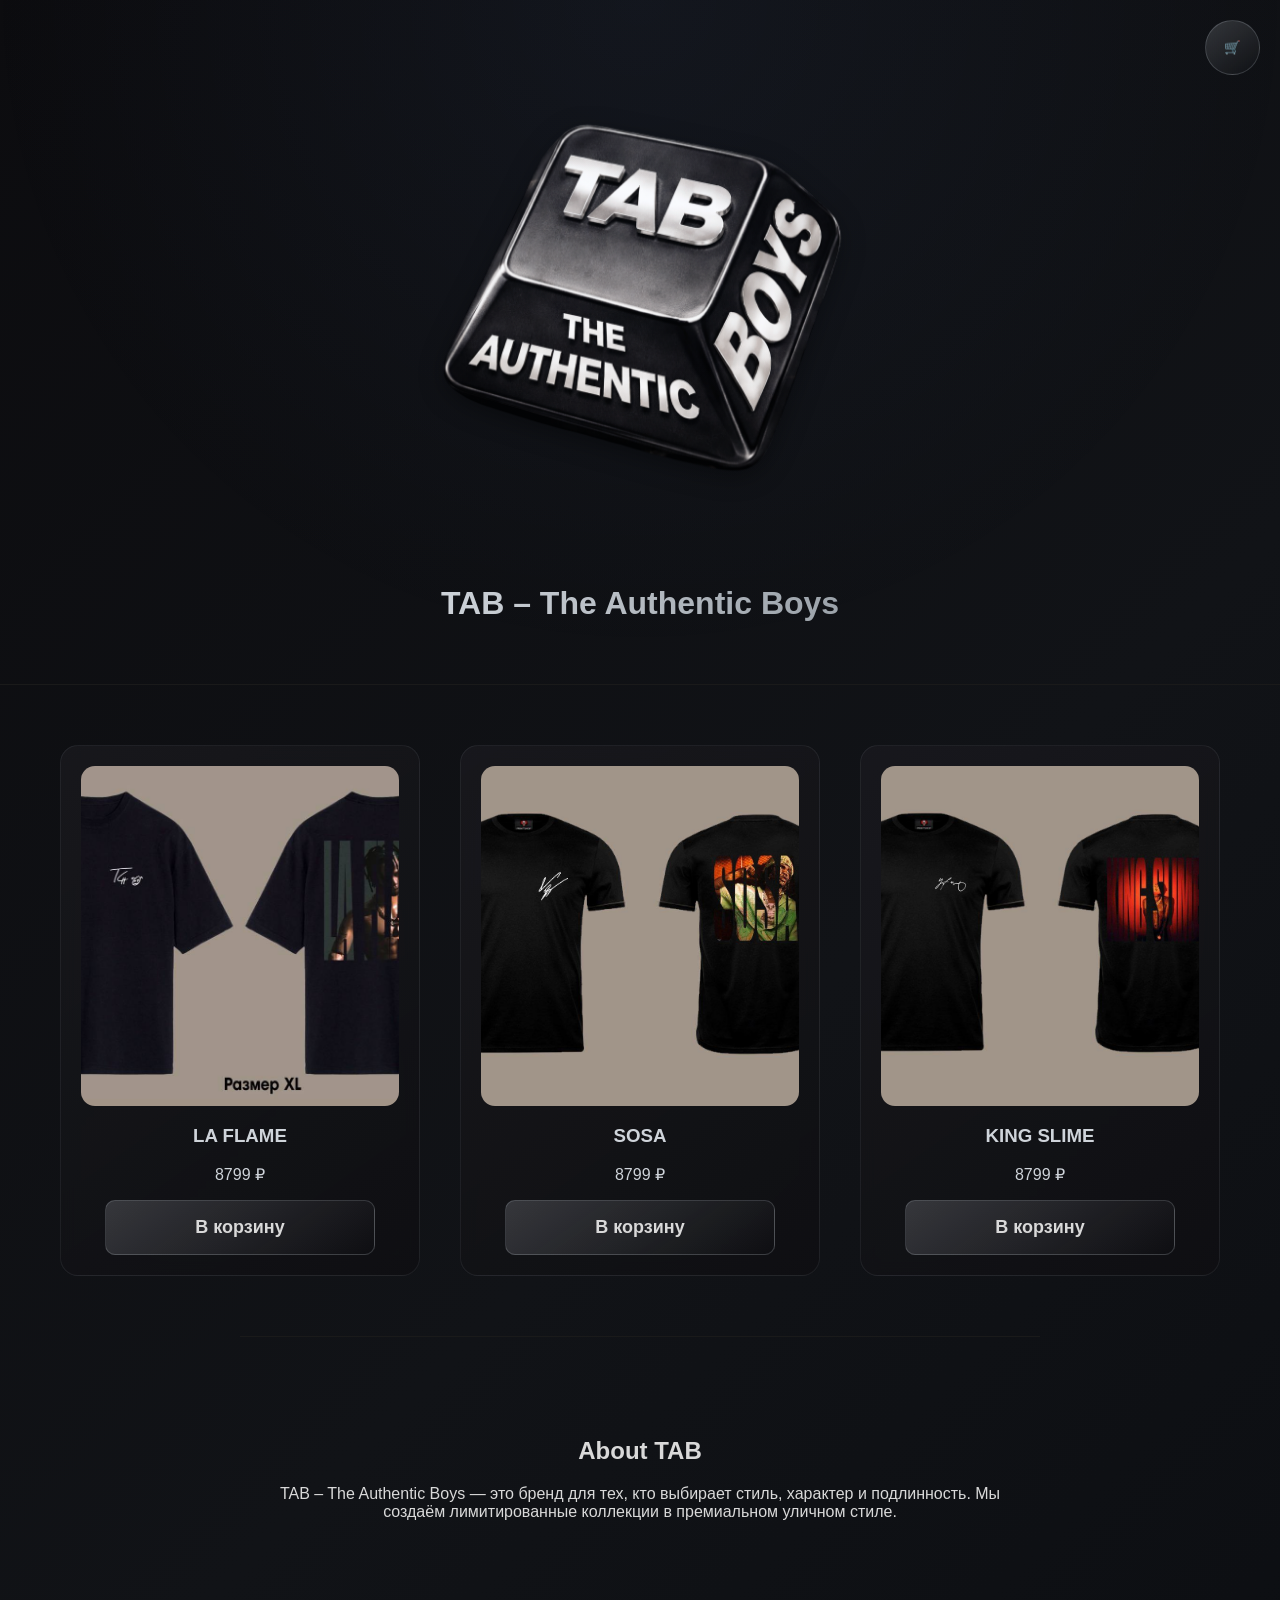
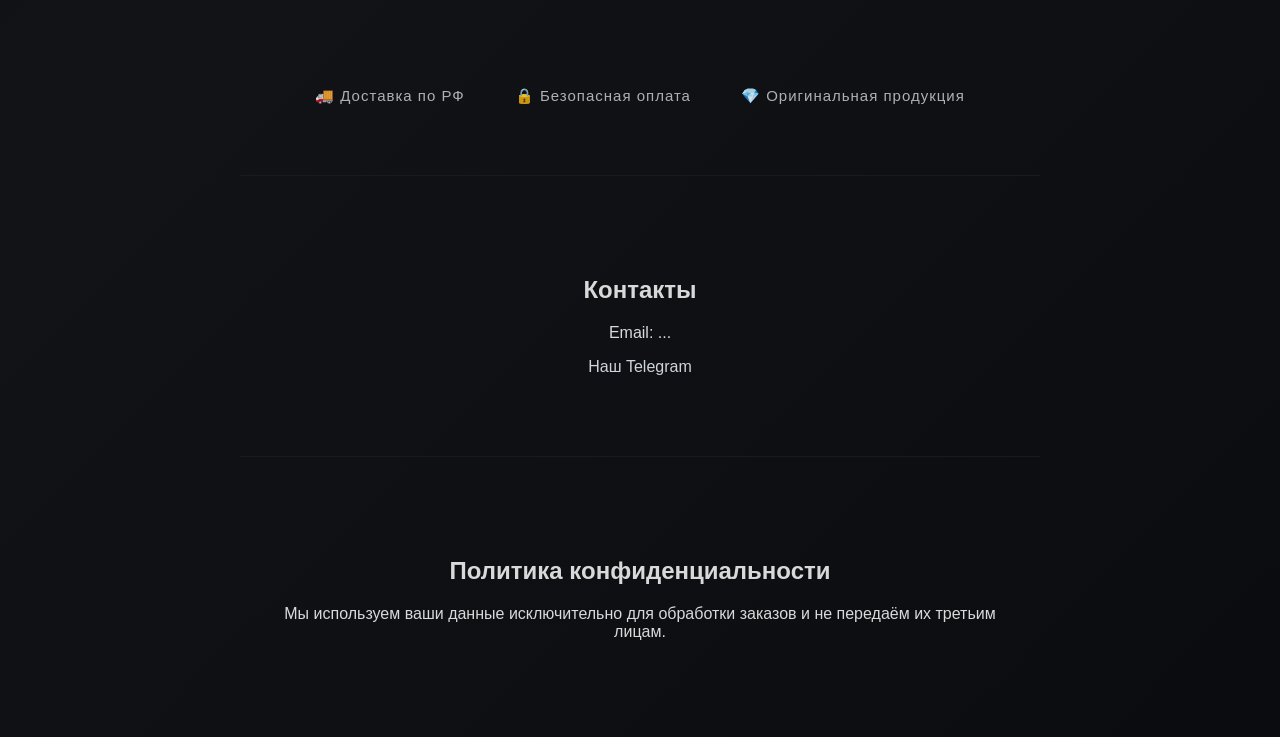
<file: index.html>
<!DOCTYPE html>
<html lang="ru">
<head>
<meta charset="UTF-8">
<meta name="viewport" content="width=device-width, initial-scale=1">
<meta name="description" content="TAB — премиальный уличный бренд. Лимитированные коллекции.">
<meta property="og:title" content="TAB – The Authentic Boys">
<meta property="og:description" content="Премиальный уличный стиль.">
<meta property="og:image" content="https://0alenka069-cyber.github.io/tab-store/png/og-banner.jpg">
<meta property="og:url" content="https://0alenka069-cyber.github.io/tab-store/">
<meta property="og:type" content="website">
<meta property="og:site_name" content="TAB – The Authentic Boys">
<meta property="og:image:width" content="1200">
<meta property="og:image:height" content="630">
<title>TAB – The Authentic Boys</title>

<link rel="stylesheet" href="./css/style.css">

</head>

<body>

<div id="cartOverlay" class="cart-overlay"></div>
<div id="toast" class="toast">Товар добавлен в корзину 🛒</div>
<header>
    <button class="cart-toggle" id="cartToggle">
        🛒
        <span id="cartCounter" class="cart-counter"></span>
    </button>

    <div class="logo-container">
        <div class="logo-float">
           <img src="png/logo2.png" class="logo">
        </div>
    </div>
 <h1>TAB – The Authentic Boys</h1>
</header>
<section class="products" id="products"></section>
<section class="info-section">
    <h2>About TAB</h2>
    <p>
        TAB – The Authentic Boys — это бренд для тех,
        кто выбирает стиль, характер и подлинность.
        Мы создаём лимитированные коллекции
        в премиальном уличном стиле.
    </p>
</section>

<section class="advantages">
    <div class="adv-item">🚚 Доставка по РФ</div>
    <div class="adv-item">🔒 Безопасная оплата</div>
    <div class="adv-item">💎 Оригинальная продукция</div>
</section>

<section class="info-section">
    <h2>Контакты</h2>
    <p>Email: ...</p>
    <a href="https://t.me/+hwSosxjH471kMmIy" target="_blank" rel="noopener">
        Наш Telegram
    </a>
</section>

<section class="info-section">
    <h2>Политика конфиденциальности</h2>
    <p>
        Мы используем ваши данные исключительно
        для обработки заказов и не передаём их третьим лицам.
    </p>
</section>
<div class="cart-panel" id="cartPanel">
  <button class="close-btn" id="closeCartBtn">✖</button>
  <h2>Корзина</h2>
  <button id="clearCartBtn" class="product-btn clear-cart">Очистить корзину</button>
  <div id="cartItems"></div>
  <div id="total">Итого: 0 ₽</div>
  <div class="checkout-form">
        <input type="text" id="fullname" placeholder="ФИО">
        <input type="text" id="city" placeholder="Город">
        <input type="text" id="street" placeholder="Улица">
        <input type="text" id="house" placeholder="Дом">
        <input type="text" id="apartment" placeholder="Квартира">
        <input type="tel" id="phone" placeholder="Номер телефона">
  </div>
  <button class="checkout-fixed" id="checkoutBtn">Оформить заказ</button>
</div>

<script type="module" src="./js/main.js"></script>
</body>
</html>
</file>
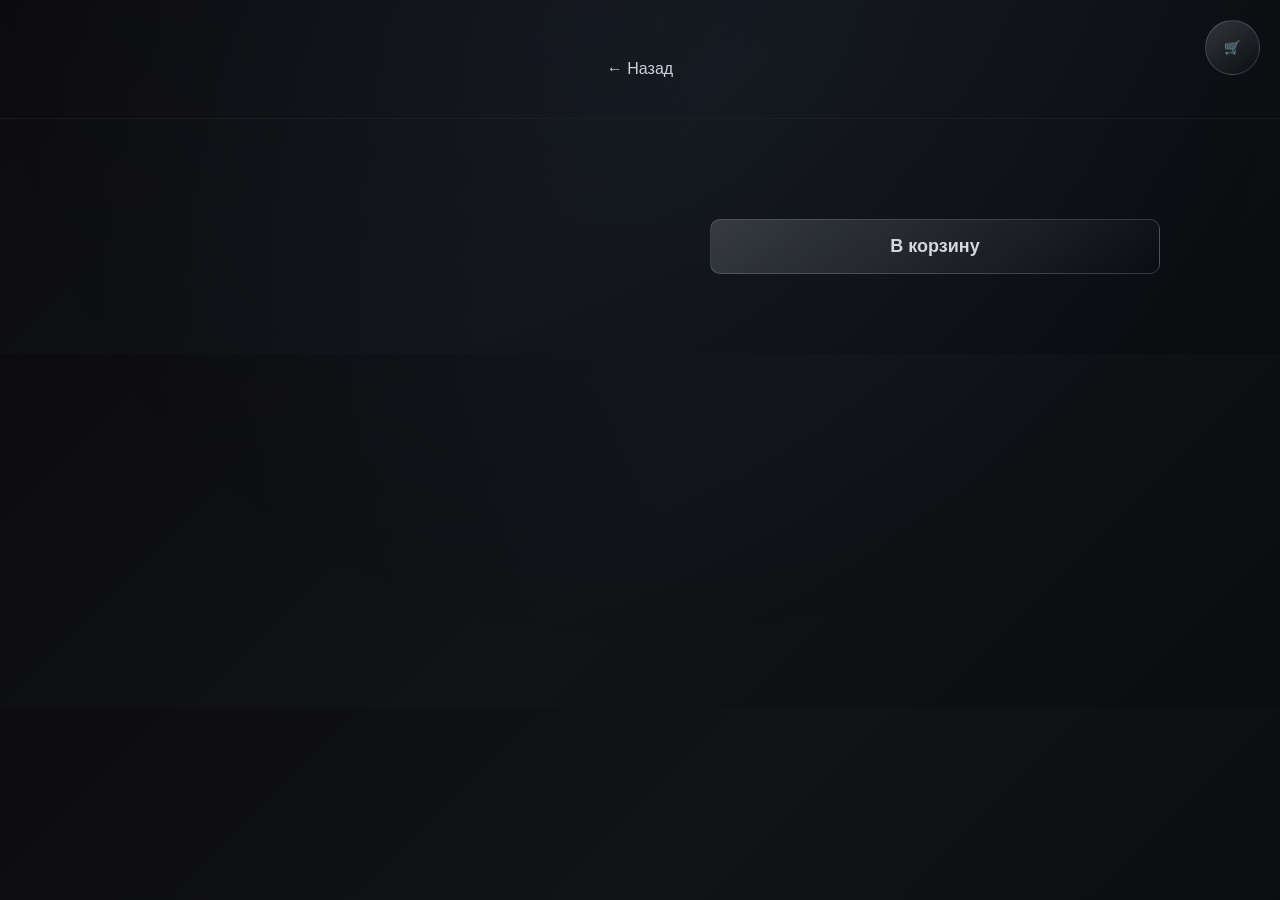
<file: product.html>
<!DOCTYPE html>
<html lang="ru">
<head>
<meta charset="UTF-8">
<meta name="viewport" content="width=device-width, initial-scale=1">

<title>Товар | TAB</title>
<link rel="stylesheet" href="./css/style.css">

</head>

<body>

<div id="cartOverlay" class="cart-overlay"></div>
<div id="toast" class="toast"></div>

<button id="cartToggle" class="cart-toggle">
  🛒
  <span class="cart-counter" id="cartCounter"></span>
</button>

<div class="cart-panel" id="cartPanel">
  <button class="close-btn" id="closeCartBtn">✖</button>
  <h2>Корзина</h2>
  <button id="clearCartBtn" class="product-btn clear-cart">Очистить корзину</button>
  <div id="cart-items"></div>
  <div id="total">Итого: 0 ₽</div>
  <button class="checkout-fixed" id="checkoutBtn">Оформить заказ</button>
</div>

<header>
  <a href="index.html" class="back-btn">← Назад</a>
</header>

<section class="product-page">
  <div class="product-gallery"> <img id="productImage" alt=""> </div>
  <div class="product-info">
    <h2 id="productName"></h2>
    <p class="price" id="productPrice"></p>
    <p class="description" id="productDescription"></p>
    <button class="product-btn" id="addToCartBtn">В корзину</button>
  </div>
</section>

<script type="module" src="./js/main.js"></script>
</html>
</file>
<file: css/style.css>
/* =======================================================
   1. RESET / BASE
======================================================= */

*,
*::before,
*::after {
    box-sizing: border-box;
}

:root {
    --silver-light: #d9d9d9;
    --silver-main: #bfc3c7;
    --silver-dark: #8f9499;
    --silver-glow: rgba(210, 220, 230, 0.25);
    --deep-black: #0c0c0f;
}

body {
    margin: 0;
    font-family: 'Segoe UI', sans-serif;
    background: linear-gradient(135deg, #0c0c0f, #111317, #0a0c10);
    color: var(--silver-light);
}

/* Блокируем скролл когда корзина открыта */
body.cart-open {
    overflow: hidden;
}

body::after {
    content: "";
    position: fixed;
    inset: 0;
    background: radial-gradient(circle at 50% 0%, rgba(120,170,255,0.05), transparent 60%);
    pointer-events: none;
}

a {
    color: #cfd4da;
    text-decoration: none;
    transition: 0.3s;
}

a:hover {
    color: #ffffff;
    text-shadow: 0 0 15px rgba(150,200,255,0.6);
}


/* =======================================================
   2. TYPOGRAPHY
======================================================= */

h1 {
    background: linear-gradient(90deg,#ffffff,#cfd4da,#9aa1a8,#ffffff);
    background-clip: text;
    -webkit-background-clip: text;
    color: transparent;
    -webkit-text-fill-color: transparent;
}


/* =======================================================
   3. LAYOUT SECTIONS
======================================================= */

header {
    text-align: center;
    padding: 60px 0 40px;
    border-bottom: 1px solid #1a1a1a;
}

.products {
    display: grid;
    grid-template-columns: repeat(auto-fit, minmax(220px, 1fr));
    gap: 40px;
    padding: 60px;
}

.product-page {
    display: grid;
    grid-template-columns: 1fr 1fr;
    gap: 60px;
    padding: 80px;
    text-align: center;
}

.info-section {
    padding: 80px 20px;
    text-align: center;
    max-width: 800px;
    margin: auto;
    border-top: 1px solid #1a1a1a;
}

.advantages {
    display: flex;
    justify-content: center;
    align-items: center;
    gap: 50px;
    padding: 70px 20px;
    max-width: 1000px;
    margin: 0 auto;
    text-align: center;
}

.adv-item {
    font-size: 15px;
    letter-spacing: 1px;
    color: var(--silver-main);
    opacity: 0.9;
    transition: 0.3s ease;
}

.adv-item:hover {
    opacity: 1;
    transform: translateY(-4px);
}
.clear-cart {
    margin: 15px 0;
    width: 100%;
}

.clear-cart:hover {
    border-color: rgba(255,80,80,0.5);
    box-shadow: 0 0 20px rgba(255,0,0,0.15);
}

/* =======================================================
   4. LOGO — плавное вращение без лагов
======================================================= */

.logo-container {
    perspective: 1200px;
    display: inline-block;
}
.logo-float {
    animation: floatLogo 4s ease-in-out infinite;
}

@keyframes floatLogo {
    0%   { transform: translateY(0px); filter: drop-shadow(0 8px 12px rgba(0,0,0,0.35)); }
    50%  { transform: translateY(-6px); filter: drop-shadow(0 14px 18px rgba(0,0,0,0.45)); }
    100% { transform: translateY(0px); filter: drop-shadow(0 8px 12px rgba(0,0,0,0.35)); }
}
.logo {
    width: 500px;
    display: inline-block;
    position: relative;
    transform: rotateX(8deg);
    transform-style: preserve-3d;
    will-change: transform;
    filter: drop-shadow(0 6px 12px rgba(0,0,0,0.4));
}

.logo.spin {
    animation: coinSpin 0.8s ease-in-out;
}

@keyframes coinSpin {
    0%   { transform: rotateX(8deg) rotateY(0deg); }
    100% { transform: rotateX(8deg) rotateY(360deg); }
}

.logo::after {
    content: "";
    position: absolute;
    top: 0;
    left: -120%;
    width: 60%;
    height: 100%;
    background: linear-gradient(
        120deg,
        transparent 0%,
        rgba(255,255,255,0.15) 30%,
        rgba(255,255,255,0.6) 50%,
        rgba(255,255,255,0.15) 70%,
        transparent 100%
    );
    transform: skewX(-25deg);
    pointer-events: none;
}
.logo.spin::after {
    animation: shineMove 0.9s ease-in-out;
}

@keyframes shineMove {
    0%   { left: -120%; }
    100% { left: 130%; }
}
@media (hover: hover) {
  .logo:hover {
    animation: coinSpin 0.8s ease-in-out;
  }

  .logo:hover::after {
    animation: shineMove 0.9s ease-in-out;
  }
}

/* =======================================================
   5. PRODUCT CARD
======================================================= */

.product {
    padding: 20px;
    border-radius: 18px;
    display: flex;
    flex-direction: column;
    align-items: center;
    text-align: center;
    transition: 0.35s ease;
    background: linear-gradient(145deg,rgba(25,25,30,0.85),rgba(15,15,18,0.9));
    border: 1px solid rgba(200,210,220,0.08);
    backdrop-filter: blur(8px);
    opacity: 0;
    transform: translateY(20px);
    will-change: transform;
    animation: fadeUp 0.6s ease forwards;
}
.product:nth-child(1) { animation-delay: 0.05s; }
.product:nth-child(2) { animation-delay: 0.1s; }
.product:nth-child(3) { animation-delay: 0.15s; }
.product:nth-child(4) { animation-delay: 0.2s; }
@keyframes fadeUp {
  to {
    opacity: 1;
    transform: translateY(0);
  }
}

.product:hover {
    transform: translateY(-6px) scale(1.01);
    border-color: rgba(210,220,230,0.25);
}

.product img {
    width: 100%;
    height: 340px;
    object-fit: cover;
    border-radius: 14px;
    max-width: 100%;
    display: block;
}

/* Универсальная кнопка товара */

.product-btn {
    width: 85%;
    padding: 16px 0;
    font-size: 18px;
    font-weight: 600;
    border-radius: 10px;

    cursor: pointer;
    background: linear-gradient(145deg,#cfd4da31,#aeb4ba00);
    color: var(--silver-light);
    border: 1px solid rgba(200,210,220,0.2);
    transition: 0.3s ease;
}

.product-btn:hover {
    background: linear-gradient(145deg,#ffffff62,#cfd4da63);
    transform: translateY(-2px);
}



/* =======================================================
   6. BUTTONS
======================================================= */

button {
    cursor: pointer;
    background: linear-gradient(145deg,#cfd4da31,#aeb4ba00);
    color: var(--silver-light);
    border: 1px solid rgba(200,210,220,0.2);
    transition: 0.3s;
}

button:hover {
    background: linear-gradient(145deg,#ffffff62,#cfd4da63);
}

.checkout-fixed {
    position: sticky;
    bottom: 0;
    width: 100%;
    padding: 18px;
    margin-top: 25px;
    font-weight: 600;
    letter-spacing: 1px;
    border-radius: 12px;
    background: linear-gradient(135deg,#1c1f26,#2a2f38);
    border: 1px solid rgba(255,255,255,0.08);
    transition: 0.35s ease;
}
.checkout-fixed:disabled {
    opacity: 0.6;
    cursor: not-allowed;
    transform: none;
    box-shadow: none;
}
.checkout-fixed:hover {
    transform: translateY(-3px);
    box-shadow: 0 10px 40px rgba(120,170,255,0.25);
}


/* =======================================================
   7. CHECKOUT INPUTS
======================================================= */

.checkout-form input {
    width: 100%;
    padding: 14px;
    margin-bottom: 14px;
    background: #0b0c0f;
    border: 1px solid #1c1f24;
    border-radius: 10px;
    color: #e6e6e6;
    transition: 0.3s ease;
}

.checkout-form input::placeholder {
    color: #5f646b;
}

.checkout-form input:focus {
    outline: none;
    border-color: #2f3640;
    box-shadow: 0 0 0 2px rgba(120,170,255,0.15);
}


/* =======================================================
   8. CART
======================================================= */

.cart-toggle {
    position: fixed;
    top: 20px;
    right: 20px;
    width: 55px;
    height: 55px;
    border-radius: 50%;
    display: flex;
    align-items: center;
    justify-content: center;

    z-index: 2000;   /* ← ВАЖНО */
}

.cart-counter {
    position: absolute;
    top: -6px;
    right: -6px;
    background: linear-gradient(145deg,#ff3b3b,#a80000);
    color: #fff;
    font-size: 11px;
    font-weight: bold;
    padding: 4px 7px;
    border-radius: 50%;
    min-width: 20px;
    text-align: center;
    box-shadow: 0 0 15px rgba(255,0,0,0.4);
    display: none;
}

.cart-panel {
    position: fixed;
    top: 0;
    right: 0;
    width: 340px;
    height: 100dvh;
    padding: 25px;
    overflow-y: auto;
    background: linear-gradient(180deg,#0e0e0e,#111217);
    transform: translateX(110%);
    opacity: 0;
    transition: transform 0.45s cubic-bezier(.2,.8,.2,1), opacity 0.3s ease;
    box-shadow: -10px 0 60px rgba(0,0,0,0.8);
    z-index: 1000;
}


.cart-panel.open {
    transform: translateX(0);
    opacity: 1;
}

.cart-item {
    display: grid;
    grid-template-columns: 1fr auto auto;
    align-items: center;
    gap: 15px;
}

.qty-controls {
    display: flex;
    align-items: center;
    gap: 8px;
}

.cart-overlay {
    position: fixed;
    inset: 0;
    background: rgba(0,0,0,0.6);
    backdrop-filter: blur(6px);
    opacity: 0;
    pointer-events: none;
    transition: 0.4s ease;
    z-index: 900;
}

.cart-overlay.active {
    opacity: 1;
    pointer-events: all;
}


/* =======================================================
   9. TOAST & LOADER
======================================================= */

.toast {
    position: fixed;
    bottom: 30px;
    right: 30px;
    padding: 15px 20px;
    border-radius: 12px;
    background: #1c1f26;
    color: white;

    opacity: 0;
    transform: translateY(20px);
    transition: all 0.3s ease;

    z-index: 999999;
}

.toast.show {
    opacity: 1;
    transform: translateY(0);
}

#loader {
    display: none !important;
}


/* =======================================================
   10. RESPONSIVE
======================================================= */

@media (max-width: 768px) {
    .cart-panel {
        width: 100%;
        right: 0;
        border-radius: 0;
    }
    .products {
        grid-template-columns: repeat(auto-fit, minmax(220px, 1fr));
    }
    .product-page {
        display: flex;
        flex-direction: column;
        align-items: center;
        gap: 20px;
        padding: 20px;
        text-align: center;
        grid-template-columns: 1fr;
    
    }

    .product-page img {
        width: 100%;
        max-width: 420px;
        height: auto;
        border-radius: 18px;
    }

    .product-page h2 {
        font-size: 22px;
        margin: 10px 0 5px;
    }

    .product-page p {
        font-size: 20px;
        margin-bottom: 15px;
    }

    .product-page .product-btn {
        width: 100%;
        max-width: 320px;
    }

    .advantages {
        flex-direction: column;
        gap: 25px;
    }

    .logo-container {
        margin-top: 10px;
        margin-bottom: 10px;
        perspective: 800px;
    }

    .logo {
        width: 300px;
        filter: drop-shadow(0 4px 8px rgba(0,0,0,0.5));
        height: auto;
    
    }

    h1 {
        font-size: 18px;
        padding: 0 10px;
        line-height: 1.3;
    }

    .logo-float {
        animation: floatMobile 4s ease-in-out infinite;
    }

    @keyframes floatMobile {
        0%,100% { transform: translateY(0px); }
        50% { transform: translateY(-4px); }
    }

    body::after {
        display: none;
    }
}
</file>
